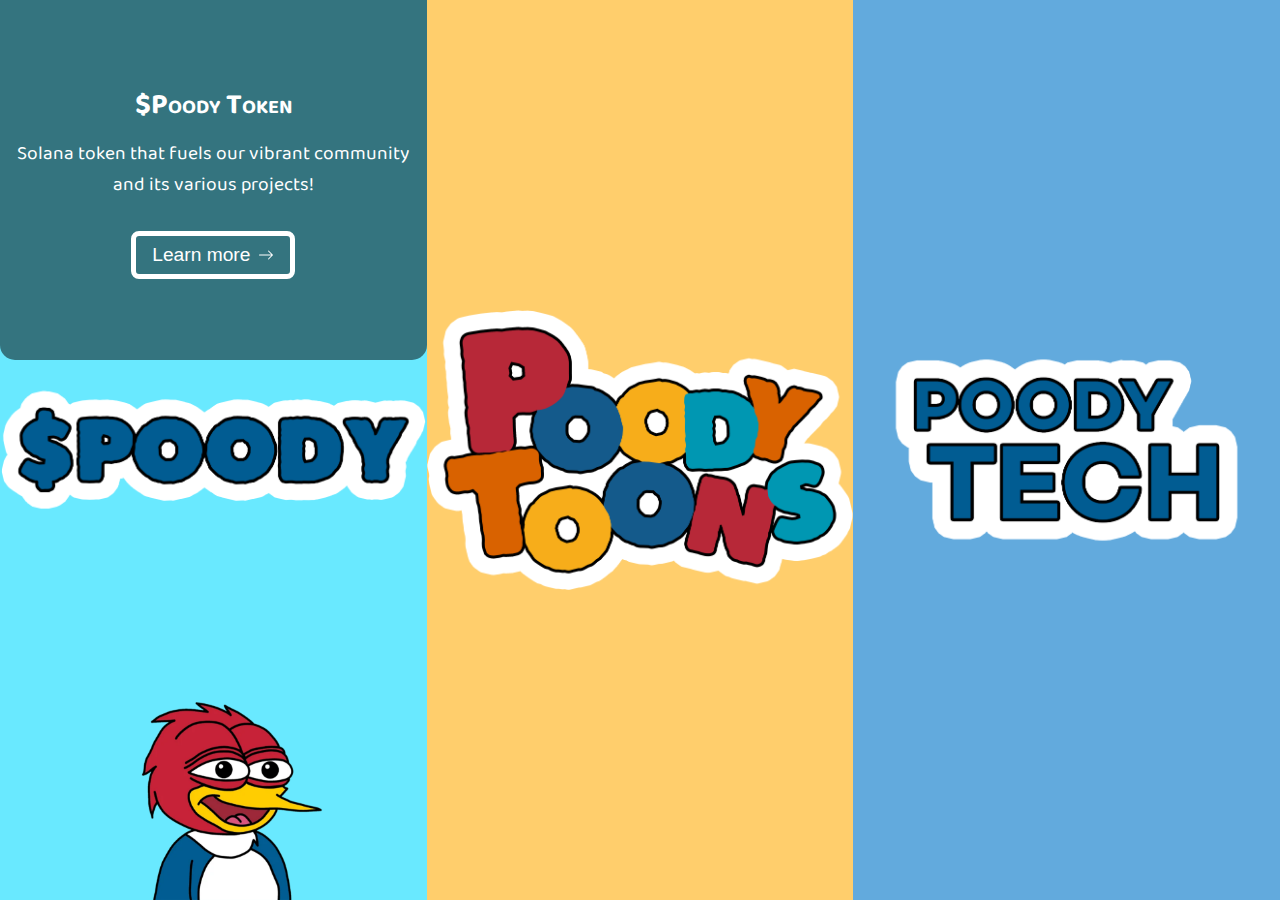
<file: index.html>
<!-- index.html -->
<!DOCTYPE html>
<html lang="en">

<head>
    <meta charset="UTF-8">
    <title>Poody!</title>
    <!-- Google Fonts -->
    <link href="https://fonts.googleapis.com/css2?family=Baloo+2&family=Pacifico&family=Roboto+Mono&display=swap"
        rel="stylesheet">
    <link rel="stylesheet" href="styles/styles.css">
    <meta name="viewport" content="width=device-width, initial-scale=1.0">
</head>

<body>
    <div id="main-container">
        <div id="card1" class="card">
            <!-- Card image -->
            <img src="images/card1.png" alt="Poody Token" class="card-image">
            <!-- Description image -->
            <img src="images/desc-image1.png" alt="Description Image 1" class="desc-image">
            <!-- Description overlay -->
            <div class="description token-description">
                <h2>$Poody Token</h2>
                <p>Solana token that fuels our vibrant community and its various projects!</p>
                <br>
                <button class="learn-more">
                    Learn more
                    <!-- SVG arrow icon -->
                    <svg xmlns="http://www.w3.org/2000/svg" width="16" height="16" fill="currentColor"
                        class="arrow-icon" viewBox="0 0 16 16">
                        <path fill-rule="evenodd"
                            d="M1 8a.5.5 0 0 1 .5-.5h11.793l-3.147-3.146a.5.5 0 1 1 .708-.708l4 4a.498.498 0 0 1 0 .708l-4 4a.5.5 0 0 1-.708-.708L13.293 8.5H1.5A.5.5 0 0 1 1 8z" />
                    </svg>
                </button>
            </div>
        </div>
        <div id="card2" class="card">
            <img src="images/card2.png" alt="PoodyToons" class="card-image">
            <img src="images/desc-image2.png" alt="Description Image 2" class="desc-image">
            <div class="description toons-description">
                <h2>PoodyToons</h2>
                <p>Community initiative offering engaging cartoons that delight and teach kids!</p>
                <br>
                <button class="learn-more">
                    Learn more
                    <!-- SVG arrow icon -->
                    <svg xmlns="http://www.w3.org/2000/svg" width="16" height="16" fill="currentColor"
                        class="arrow-icon" viewBox="0 0 16 16">
                        <path fill-rule="evenodd"
                            d="M1 8a.5.5 0 0 1 .5-.5h11.793l-3.147-3.146a.5.5 0 1 1 .708-.708l4 4a.498.498 0 0 1 0 .708l-4 4a.5.5 0 0 1-.708-.708L13.293 8.5H1.5A.5.5 0 0 1 1 8z" />
                    </svg>
                </button>
            </div>
        </div>
        <div id="card3" class="card">
            <img src="images/card3.png" alt="PoodyTech" class="card-image">
            <img src="images/desc-image3.png" alt="Description Image 3" class="desc-image">
            <div class="description tech-description">
                <h2>PoodyTech</h2>
                <p>Community initiative offering bots and utilities tailored for Solana users and developers!</p>
                <br>
                <button class="learn-more">
                    Learn more
                    <!-- SVG arrow icon -->
                    <svg xmlns="http://www.w3.org/2000/svg" width="16" height="16" fill="currentColor"
                        class="arrow-icon" viewBox="0 0 16 16">
                        <path fill-rule="evenodd"
                            d="M1 8a.5.5 0 0 1 .5-.5h11.793l-3.147-3.146a.5.5 0 1 1 .708-.708l4 4a.498.498 0 0 1 0 .708l-4 4a.5.5 0 0 1-.708-.708L13.293 8.5H1.5A.5.5 0 0 1 1 8z" />
                    </svg>
                </button>
            </div>
        </div>
    </div>
    <!-- Fade overlay for the fade-out effect -->
    <div id="fade-overlay"></div>
    <script src="scripts/scripts.js"></script>
</body>

</html>
</file>
<file: styles/styles.css>
/* styles/styles.css */

/* Reset default margins and paddings */
* {
  margin: 0;
  padding: 0;
  box-sizing: border-box;
}

/* Set html and body to full height */
html,
body {
  height: 100%;
}

/* Main container */
#main-container {
  display: flex;
  flex-direction: row;
  width: 100%;
  height: 100vh;
}

/* Card styles */
.card {
  position: relative;
  flex: 1;
  overflow: hidden;
  cursor: pointer;
  display: flex;
  flex-direction: column;
  align-items: center;
}

/* Updated background colors for each card */
#card1 {
  background-color: #69e9ff; /* Poody Token */
}

#card2 {
  background-color: #ffce6c; /* PoodyToons */
}

#card3 {
  background-color: #62aadd; /* PoodyTech */
}

/* Card image */
.card-image {
  width: 100%;
  height: auto;
  object-fit: contain; /* Ensures image is fully visible without cropping */
  flex-grow: 1;
  display: block;
  margin: auto 0;
}

/* Description overlay */
.description {
  position: absolute;
  height: 40%;
  top: -100%; /* Start off-screen above the card */
  left: 0;
  width: 100%;
  background: rgba(0, 0, 0, 0.5); /* Half-transparent black */
  color: #fff;
  text-align: center;
  border-bottom-left-radius: 15px;
  border-bottom-right-radius: 15px;
  padding: 10px;
  transition: top 0.3s ease-in-out;
  z-index: 3;
  pointer-events: none; /* Prevents click on description overlay on desktop */
  display: flex;
  flex-direction: column;
  justify-content: center; /* Vertically center */
  align-items: center; /* Horizontally center */
}

/* Small-caps styling for titles */
.description h2 {
    font-variant: small-caps;
    margin-bottom: 10px; /* Space between title and description */
}

/* Slide down the description on hover (desktop) */
.card:hover .description {
  top: 0; /* Slide down into view */
}

/* Description image */
.desc-image {
  position: absolute;
  bottom: -100%; /* Start off-screen below the card */
  left: 0;
  width: 100%;
  height: auto;
  object-fit: contain; /* Ensures image is fully visible without cropping */
  display: block;
  z-index: 2;
  transition: bottom 0.3s ease-in-out;
}

/* Slide up the description image on hover (desktop) */
.card:hover .desc-image {
  bottom: 0; /* Slide up into view */
}

/* Distinct Fonts for Description Overlays */

/* Poody Token - Fun and Exciting Font */
.token-description {
  font-family: "Baloo 2", cursive;
  font-size: 1.2em;
}

/* PoodyToons - Cute and Child-Friendly Font */
.toons-description {
  font-family: "Pacifico", cursive;
  font-size: 1.2em;
}

/* PoodyTech - Technical and Software Development-Relevant Font */
.tech-description {
  font-family: "Roboto Mono", monospace;
  font-size: 1.2em;
}

/* Hide desc-image on mobile */
@media (max-width: 600px) {
  .desc-image {
    display: none;
  }
}

/* Responsive design for mobile */
@media (max-width: 600px) {
  #main-container {
    flex-direction: column;
    height: auto;
  }

  .card {
    width: 100%;
    height: calc(100vh / 3);
  }

  /* Description overlay hidden by default on mobile */
  .description {
    top: -100%; /* Hide description initially */
    height: 100%;
    border-radius: 0;
    pointer-events: auto; /* Allow clicks on description overlay on mobile */
  }

  /* Active state for description overlay */
  .description.active {
    top: 0; /* Show description overlay */
  }

  /* Description image pops up on tap */
  .desc-image {
    display: block;
    bottom: -100%; /* Hide description image initially */
    transition: bottom 0.3s ease-in-out;
  }

  .desc-image.active {
    bottom: 0; /* Show description image */
  }
}

/* Learn more button styles */
.learn-more {
    background-color: transparent;
    border: 5px solid white;
    color: white;
    padding: 8px 16px;
    font-size: 1em;
    cursor: pointer;
    display: inline-flex;
    align-items: center;
    gap: 8px;
    transition: background-color 0.3s, color 0.3s;
    text-decoration: none;
    border-radius: 8px; /* Slightly rounded corners */
}

/* SVG arrow icon styles */
.arrow-icon {
    width: 16px;
    height: 16px;
    fill: white;
    transition: transform 0.3s;
}

/* Fade overlay */
#fade-overlay {
    position: fixed;
    top: 0;
    left: 0;
    width: 100%;
    height: 100%;
    background-color: white;
    opacity: 0;
    pointer-events: none;
    z-index: 9999;
    transition: opacity 0.5s ease-in-out;
}

/* Active state for fade overlay */
#fade-overlay.active {
    opacity: 1;
    pointer-events: auto;
}

/* Hover effects for desktop and mobile */
@media (min-width: 601px) {
    .learn-more:hover {
        background-color: white;
        color: #69e9ff; /* Example hover color */
    }
    
    .learn-more:hover .arrow-icon {
        transform: translateX(4px);
    }
}

@media (max-width: 600px) {
    .learn-more:hover {
        background-color: rgba(255, 255, 255, 0.2); /* Slightly visible background */
    }
    
    .learn-more:hover .arrow-icon {
        transform: translateX(4px);
    }
}
</file>
